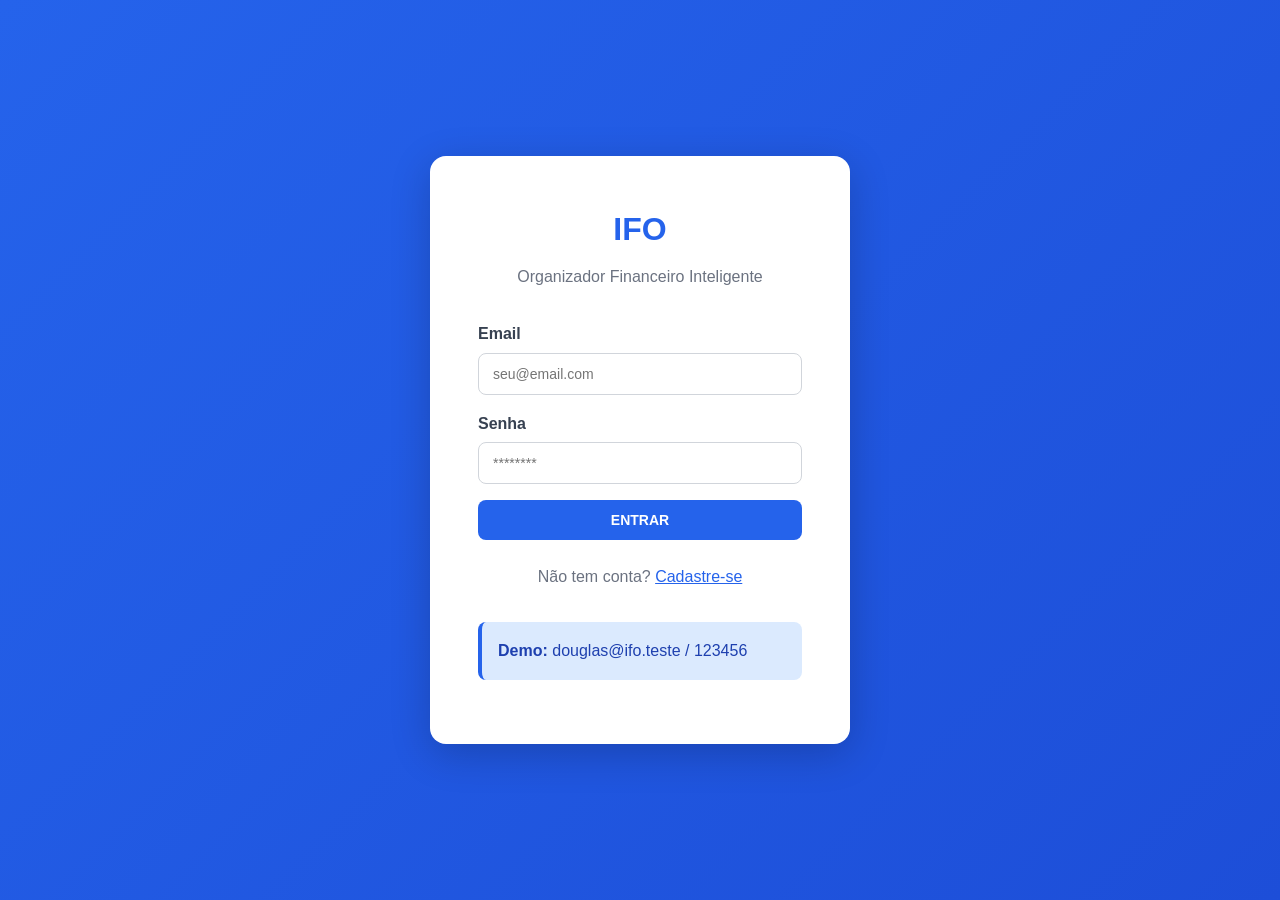
<file: frontend/index.html>
<!doctype html>
<html lang="pt-BR">
  <head>
    <meta charset="UTF-8" />
    <meta name="viewport" content="width=device-width, initial-scale=1.0" />
    <title>IFO - Login</title>
    <link rel="stylesheet" href="../frontend/CSS/estilo.css" />
  </head>
  <body>
    <div class="login-container">
      <div class="login-box">
        <h1>IFO</h1>
        <p>Organizador Financeiro Inteligente</p>

        <form id="form-login">
          <div class="form-group">
            <label for="email">Email</label>
            <input
              type="email"
              id="email"
              class="form-control"
              placeholder="seu@email.com"
              required
            />
          </div>

          <div class="form-group">
            <label for="senha">Senha</label>
            <input
              type="password"
              id="senha"
              class="form-control"
              placeholder="********"
              required
            />
          </div>

          <button type="submit" class="btn btn-primary" style="width: 100%">
            ENTRAR
          </button>
        </form>

        <p class="mt-3 text-center">
          Não tem conta?
          <a href="cadastro.html" style="color: #2563eb">Cadastre-se</a>
        </p>

        <div class="alert alert-info mt-3">
          <strong>Demo:</strong> douglas@ifo.teste / 123456
        </div>
      </div>
    </div>

    <script src="../frontend/js/app.js"></script>
    <script>
      document
        .getElementById("form-login")
        .addEventListener("submit", function (e) {
          e.preventDefault();
          // Simula login - na Sprint 2 será integrado com backend
          window.location.href = "dashboard.html";
        });
    </script>
  </body>
</html>
</file>
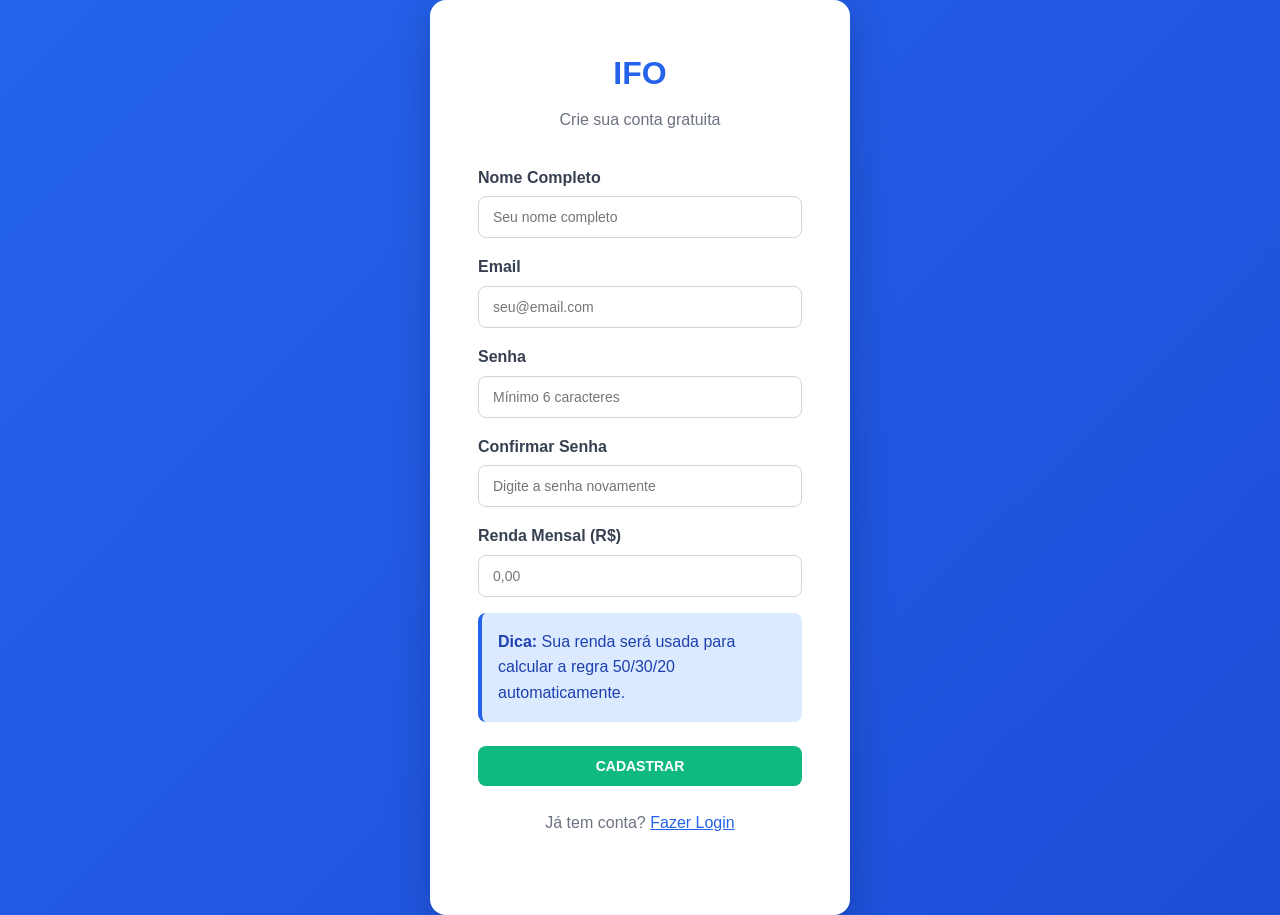
<file: frontend/cadastro.html>
<!doctype html>
<html lang="pt-BR">
  <head>
    <meta charset="UTF-8" />
    <meta name="viewport" content="width=device-width, initial-scale=1.0" />
    <title>IFO - Cadastro</title>
    <link rel="stylesheet" href="../frontend/CSS/estilo.css" />
  </head>
  <body>
    <div class="login-container">
      <div class="login-box">
        <h1>IFO</h1>
        <p>Crie sua conta gratuita</p>

        <form id="form-cadastro">
          <div class="form-group">
            <label for="nome">Nome Completo</label>
            <input
              type="text"
              id="nome"
              class="form-control"
              placeholder="Seu nome completo"
              required
            />
          </div>

          <div class="form-group">
            <label for="email">Email</label>
            <input
              type="email"
              id="email"
              class="form-control"
              placeholder="seu@email.com"
              required
            />
          </div>

          <div class="form-group">
            <label for="senha">Senha</label>
            <input
              type="password"
              id="senha"
              class="form-control"
              placeholder="Mínimo 6 caracteres"
              minlength="6"
              required
            />
          </div>

          <div class="form-group">
            <label for="confirmar-senha">Confirmar Senha</label>
            <input
              type="password"
              id="confirmar-senha"
              class="form-control"
              placeholder="Digite a senha novamente"
              required
            />
          </div>

          <div class="form-group">
            <label for="renda">Renda Mensal (R$)</label>
            <input
              type="number"
              id="renda"
              class="form-control"
              placeholder="0,00"
              step="0.01"
              min="0"
              required
            />
          </div>

          <div class="alert alert-info mb-3">
            <strong>Dica:</strong> Sua renda será usada para calcular a regra
            50/30/20 automaticamente.
          </div>

          <button type="submit" class="btn btn-success" style="width: 100%">
            CADASTRAR
          </button>
        </form>

        <p class="mt-3 text-center">
          Já tem conta?
          <a href="index.html" style="color: #2563eb">Fazer Login</a>
        </p>
      </div>
    </div>

    <script src="../frontend/js/app.js"></script>
    <script>
      // Validação e submit do formulário de cadastro
      document
        .getElementById("form-cadastro")
        .addEventListener("submit", function (e) {
          e.preventDefault();

          // Pegar valores dos campos
          const nome = document.getElementById("nome").value;
          const email = document.getElementById("email").value;
          const senha = document.getElementById("senha").value;
          const confirmarSenha =
            document.getElementById("confirmar-senha").value;
          const renda = parseFloat(document.getElementById("renda").value);

          // Validações
          if (senha.length < 6) {
            alert("A senha deve ter pelo menos 6 caracteres!");
            return;
          }

          if (senha !== confirmarSenha) {
            alert("As senhas não coincidem!");
            return;
          }

          if (renda <= 0) {
            alert("Por favor, informe sua renda mensal!");
            return;
          }

          // Simular cadastro (na Sprint 3 será integrado com backend)
          const novoUsuario = {
            id: Date.now(), // ID temporário
            nome: nome,
            email: email,
            senha: senha, // Na Sprint 3: bcrypt.hash(senha)
            rendaMensal: renda,
          };

          // Salvar no localStorage (simulando banco de dados)
          localStorage.setItem("usuarioCadastro", JSON.stringify(novoUsuario));

          // Mensagem de sucesso
          alert(
            `Cadastro teste realizado com sucesso!\n\nBem-vindo, ${nome}!\n\nNa Sprint 3, isso será integrado ao backend Java/Spring.`,
          );

          // Redirecionar para login
          window.location.href = "index.html";
        });
    </script>
  </body>
</html>
</file>
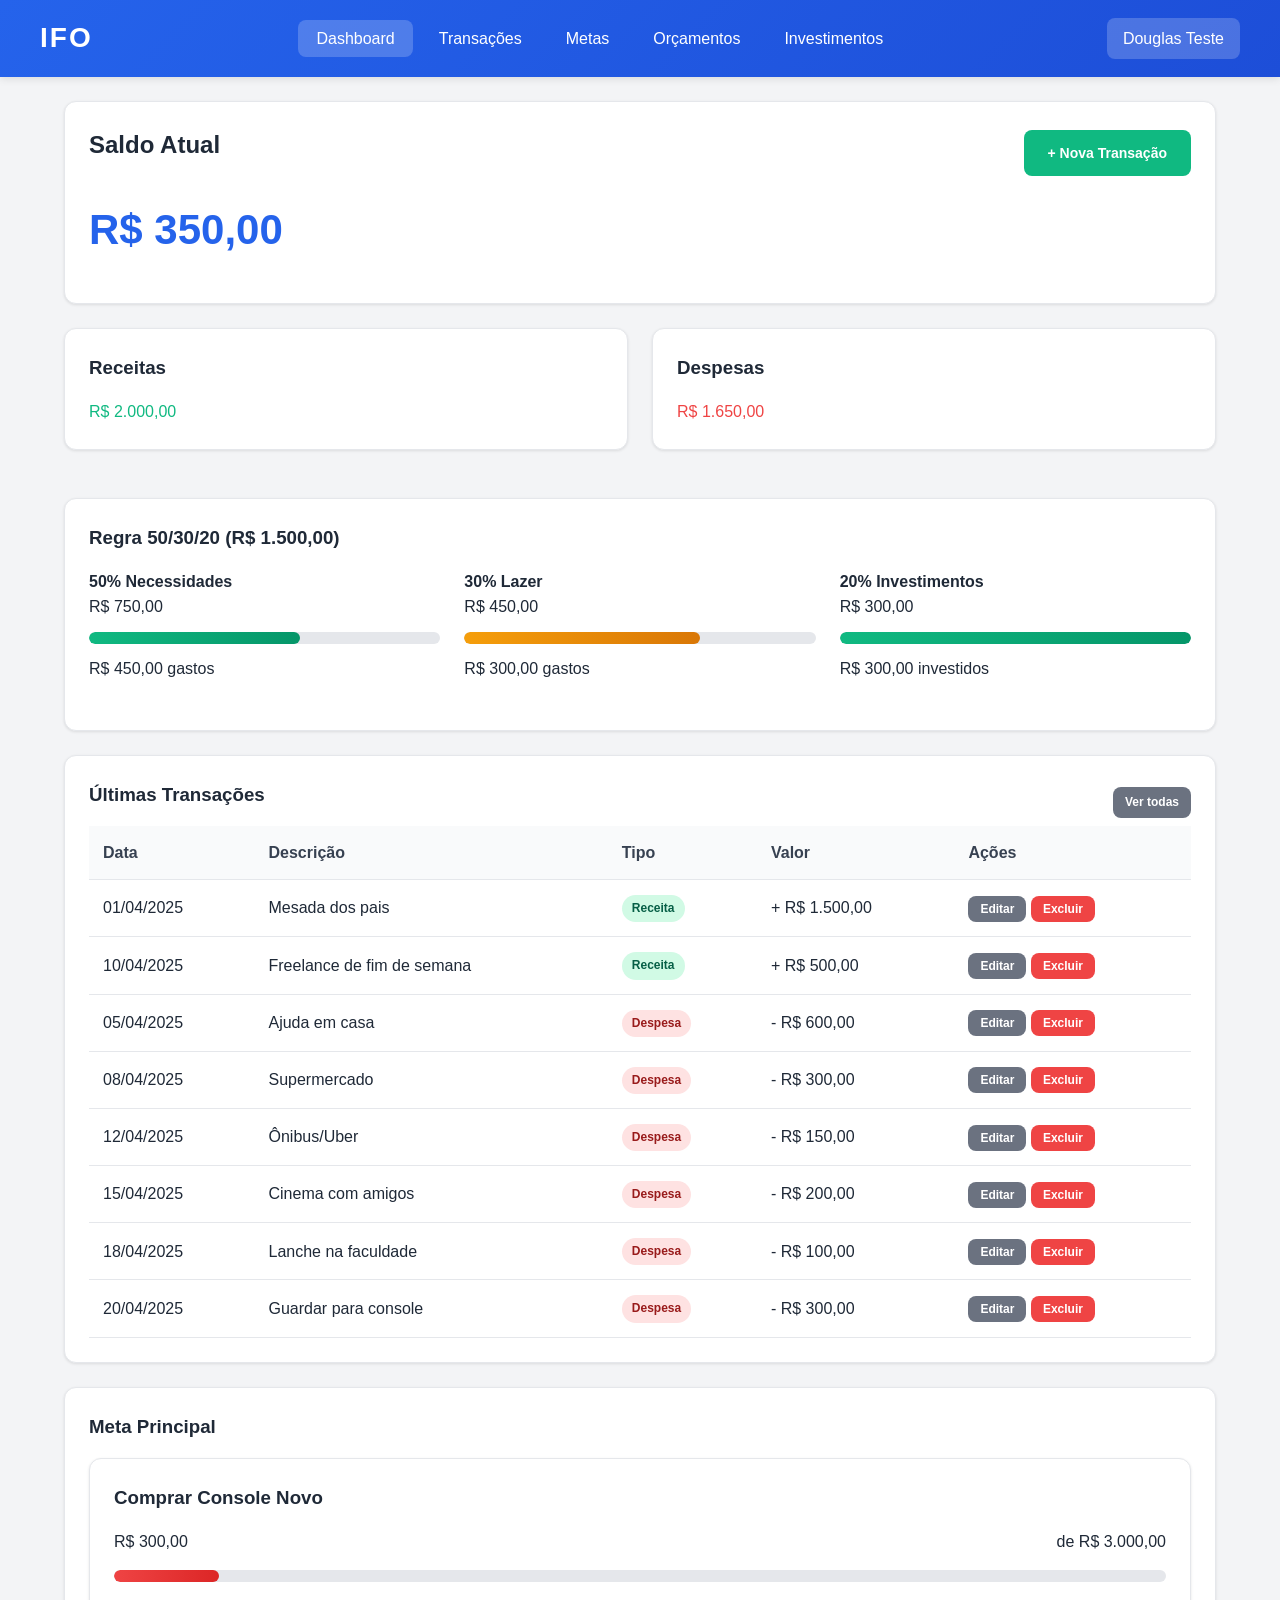
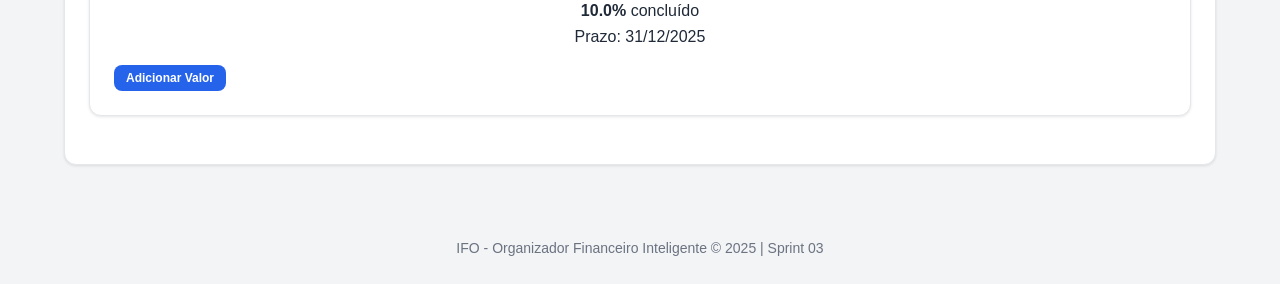
<file: frontend/dashboard.html>
<!doctype html>
<html lang="pt-BR">
  <head>
    <meta charset="UTF-8" />
    <meta name="viewport" content="width=device-width, initial-scale=1.0" />
    <title>IFO - Dashboard</title>
    <link rel="stylesheet" href="../frontend/CSS/estilo.css" />
  </head>
  <body>
    <header class="header">
      <nav class="navbar">
        <div class="logo">IFO</div>
        <ul class="menu">
          <li><a href="dashboard.html" class="ativo">Dashboard</a></li>
          <li><a href="transacoes.html">Transações</a></li>
          <li><a href="metas.html">Metas</a></li>
          <li><a href="orcamentos.html">Orçamentos</a></li>
          <li><a href="investimentos.html">Investimentos</a></li>
        </ul>
        <div class="usuario" id="nome-usuario">Douglas</div>
      </nav>
    </header>

    <main class="container">
      <!-- SALDO -->
      <section class="card saldo">
        <div class="flex">
          <h2>Saldo Atual</h2>
          <a href="transacoes.html" class="btn btn-success">+ Nova Transação</a>
        </div>
        <p class="valor" id="saldo">R$ 0,00</p>
      </section>

      <!-- RESUMO RECEITAS/DESPESAS -->
      <section class="grid-2">
        <div class="card receita">
          <h3>Receitas</h3>
          <p class="valor" id="total-receitas">R$ 0,00</p>
        </div>
        <div class="card despesa">
          <h3>Despesas</h3>
          <p class="valor" id="total-despesas">R$ 0,00</p>
        </div>
      </section>

      <!-- REGRAS 50/30/20 -->
      <section class="card">
        <h3>Regra 50/30/20 (R$ 1.500,00)</h3>
        <div class="grid-3">
          <div>
            <p><strong>50% Necessidades</strong></p>
            <p class="despesa">R$ 750,00</p>
            <div class="progress-container">
              <div class="progress-bar progress-green" style="width: 60%"></div>
            </div>
            <p class="text-muted">R$ 450,00 gastos</p>
          </div>
          <div>
            <p><strong>30% Lazer</strong></p>
            <p class="despesa">R$ 450,00</p>
            <div class="progress-container">
              <div
                class="progress-bar progress-yellow"
                style="width: 67%"
              ></div>
            </div>
            <p class="text-muted">R$ 300,00 gastos</p>
          </div>
          <div>
            <p><strong>20% Investimentos</strong></p>
            <p class="receita">R$ 300,00</p>
            <div class="progress-container">
              <div
                class="progress-bar progress-green"
                style="width: 100%"
              ></div>
            </div>
            <p class="text-muted">R$ 300,00 investidos</p>
          </div>
        </div>
      </section>

      <!-- ÚLTIMAS TRANSAÇÕES -->
      <section class="card">
        <div class="flex">
          <h3>Últimas Transações</h3>
          <a href="transacoes.html" class="btn btn-secondary btn-sm"
            >Ver todas</a
          >
        </div>
        <table class="table">
          <thead>
            <tr>
              <th>Data</th>
              <th>Descrição</th>
              <th>Tipo</th>
              <th>Valor</th>
              <th>Ações</th>
            </tr>
          </thead>
          <tbody id="tabela-transacoes">
            <!-- Preenchido via JavaScript -->
          </tbody>
        </table>
      </section>

      <!-- META PRINCIPAL -->
      <section class="card">
        <h3>Meta Principal</h3>
        <div id="lista-metas">
          <!-- Preenchido via JavaScript -->
        </div>
      </section>
    </main>

    <footer class="footer">
      <p>IFO - Organizador Financeiro Inteligente © 2025 | Sprint 03</p>
    </footer>

    <script src="../frontend/js/app.js"></script>
  </body>
</html>
</file>
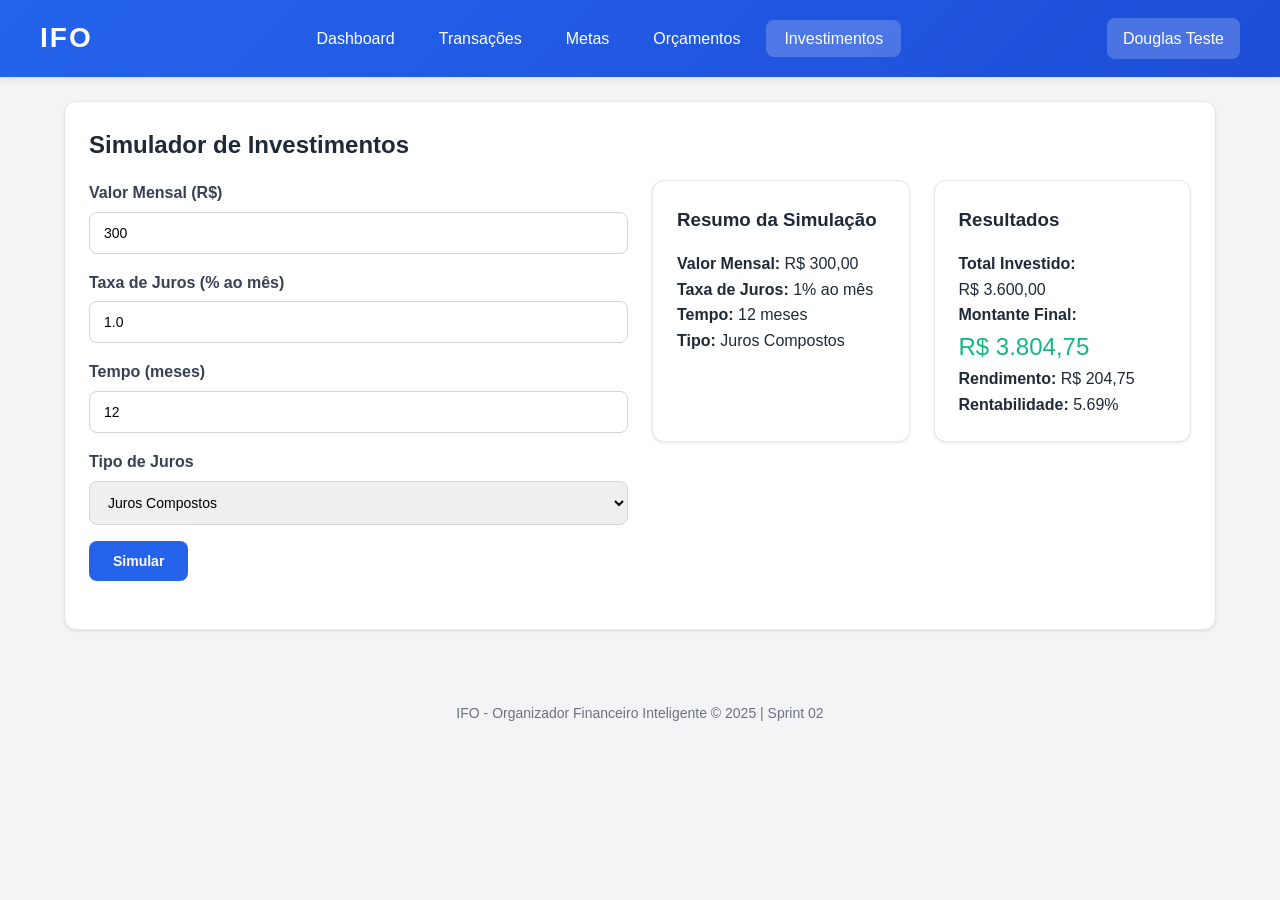
<file: frontend/investimentos.html>
<!doctype html>
<html lang="pt-BR">
  <head>
    <meta charset="UTF-8" />
    <meta name="viewport" content="width=device-width, initial-scale=1.0" />
    <title>IFO - Investimentos</title>
    <link rel="stylesheet" href="../frontend/CSS/estilo.css" />
  </head>
  <body>
    <header class="header">
      <nav class="navbar">
        <div class="logo">IFO</div>
        <ul class="menu">
          <li><a href="dashboard.html">Dashboard</a></li>
          <li><a href="transacoes.html">Transações</a></li>
          <li><a href="metas.html">Metas</a></li>
          <li><a href="orcamentos.html">Orçamentos</a></li>
          <li><a href="investimentos.html" class="ativo">Investimentos</a></li>
        </ul>
        <div class="usuario" id="nome-usuario">Douglas</div>
      </nav>
    </header>

    <main class="container">
      <section class="card">
        <h2>Simulador de Investimentos</h2>

        <div class="grid-2 mb-3">
          <div>
            <div class="form-group">
              <label>Valor Mensal (R$)</label>
              <input
                type="number"
                id="valor-mensal"
                class="form-control"
                value="300"
              />
            </div>
            <div class="form-group">
              <label>Taxa de Juros (% ao mês)</label>
              <input
                type="number"
                id="taxa-juros"
                class="form-control"
                value="1.0"
                step="0.1"
              />
            </div>
            <div class="form-group">
              <label>Tempo (meses)</label>
              <input
                type="number"
                id="tempo-meses"
                class="form-control"
                value="12"
              />
            </div>
            <div class="form-group">
              <label>Tipo de Juros</label>
              <select id="tipo-juros" class="form-control">
                <option value="COMPOSTO">Juros Compostos</option>
                <option value="SIMPLES">Juros Simples</option>
              </select>
            </div>
            <button
              class="btn btn-primary"
              onclick="
                alert(
                  'Funcionalidade será implementada com backend na Sprint 3!',
                )
              "
            >
              Simular
            </button>
          </div>

          <div id="resultado-investimento">
            <!-- Preenchido via JavaScript -->
          </div>
        </div>
      </section>
    </main>

    <footer class="footer">
      <p>IFO - Organizador Financeiro Inteligente © 2025 | Sprint 02</p>
    </footer>

    <script src="../frontend/js/app.js"></script>
  </body>
</html>
</file>
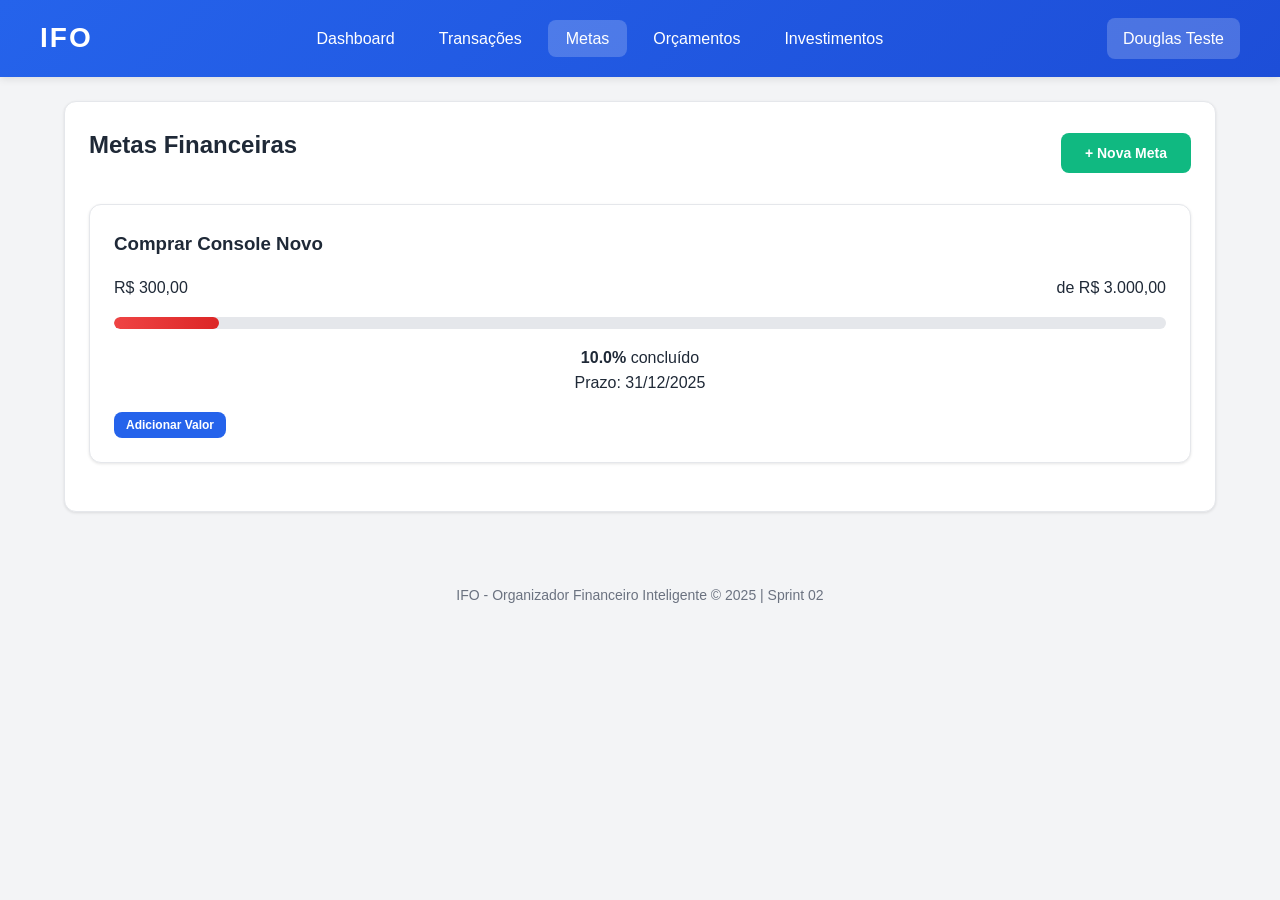
<file: frontend/metas.html>
<!doctype html>
<html lang="pt-BR">
  <head>
    <meta charset="UTF-8" />
    <meta name="viewport" content="width=device-width, initial-scale=1.0" />
    <title>IFO - Metas</title>
    <link rel="stylesheet" href="../frontend/CSS/estilo.css" />
  </head>
  <body>
    <header class="header">
      <nav class="navbar">
        <div class="logo">IFO</div>
        <ul class="menu">
          <li><a href="dashboard.html">Dashboard</a></li>
          <li><a href="transacoes.html">Transações</a></li>
          <li><a href="metas.html" class="ativo">Metas</a></li>
          <li><a href="orcamentos.html">Orçamentos</a></li>
          <li><a href="investimentos.html">Investimentos</a></li>
        </ul>
        <div class="usuario" id="nome-usuario">Douglas</div>
      </nav>
    </header>

    <main class="container">
      <section class="card">
        <div class="flex mb-3">
          <h2>Metas Financeiras</h2>
          <button
            class="btn btn-success"
            onclick="
              alert('Funcionalidade será implementada com backend na Sprint 3!')
            "
          >
            + Nova Meta
          </button>
        </div>

        <div id="lista-metas">
          <!-- Preenchido via JavaScript -->
        </div>
      </section>
    </main>

    <footer class="footer">
      <p>IFO - Organizador Financeiro Inteligente © 2025 | Sprint 02</p>
    </footer>

    <script src="../frontend/js/app.js"></script>
  </body>
</html>
</file>
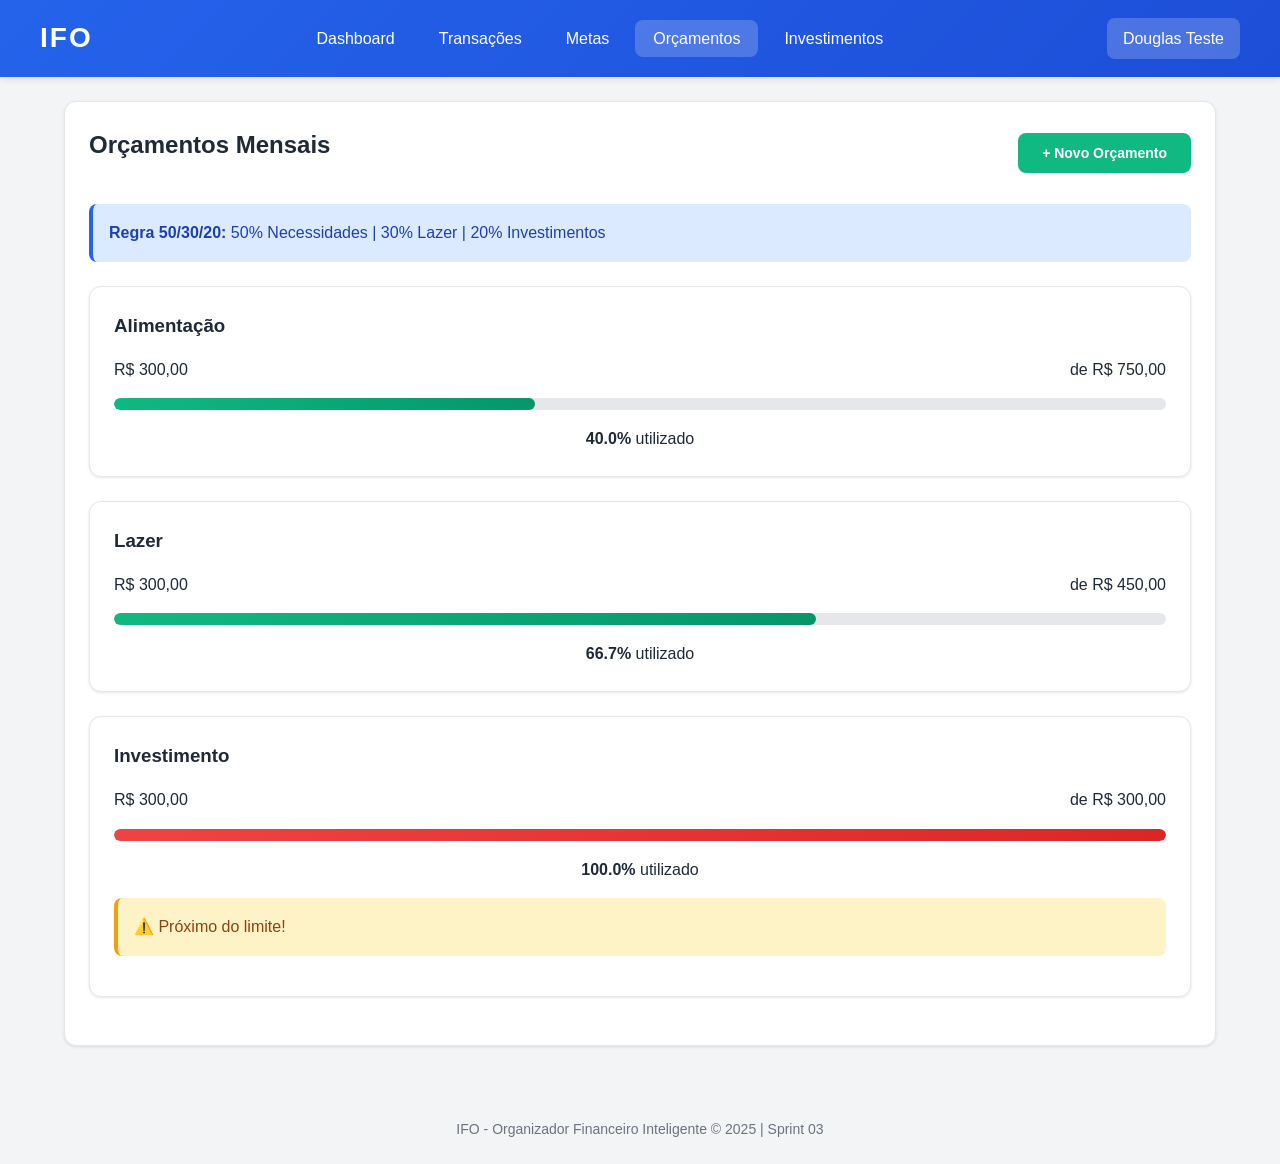
<file: frontend/orcamentos.html>
<!doctype html>
<html lang="pt-BR">
  <head>
    <meta charset="UTF-8" />
    <meta name="viewport" content="width=device-width, initial-scale=1.0" />
    <title>IFO - Orçamentos</title>
    <link rel="stylesheet" href="../frontend/CSS/estilo.css" />
  </head>
  <body>
    <header class="header">
      <nav class="navbar">
        <div class="logo">IFO</div>
        <ul class="menu">
          <li><a href="dashboard.html">Dashboard</a></li>
          <li><a href="transacoes.html">Transações</a></li>
          <li><a href="metas.html">Metas</a></li>
          <li><a href="orcamentos.html" class="ativo">Orçamentos</a></li>
          <li><a href="investimentos.html">Investimentos</a></li>
        </ul>
        <div class="usuario" id="nome-usuario">Douglas</div>
      </nav>
    </header>

    <main class="container">
      <section class="card">
        <div class="flex mb-3">
          <h2>Orçamentos Mensais</h2>
          <button
            class="btn btn-success"
            onclick="
              alert('Funcionalidade será implementada com backend na Sprint 3!')
            "
          >
            + Novo Orçamento
          </button>
        </div>

        <div class="alert alert-info mb-3">
          <strong>Regra 50/30/20:</strong> 50% Necessidades | 30% Lazer | 20%
          Investimentos
        </div>

        <div id="lista-orcamentos">
          <!-- Preenchido via JavaScript -->
        </div>
      </section>
    </main>

    <footer class="footer">
      <p>IFO - Organizador Financeiro Inteligente © 2025 | Sprint 03</p>
    </footer>

    <script src="../frontend/js/app.js"></script>
  </body>
</html>
</file>
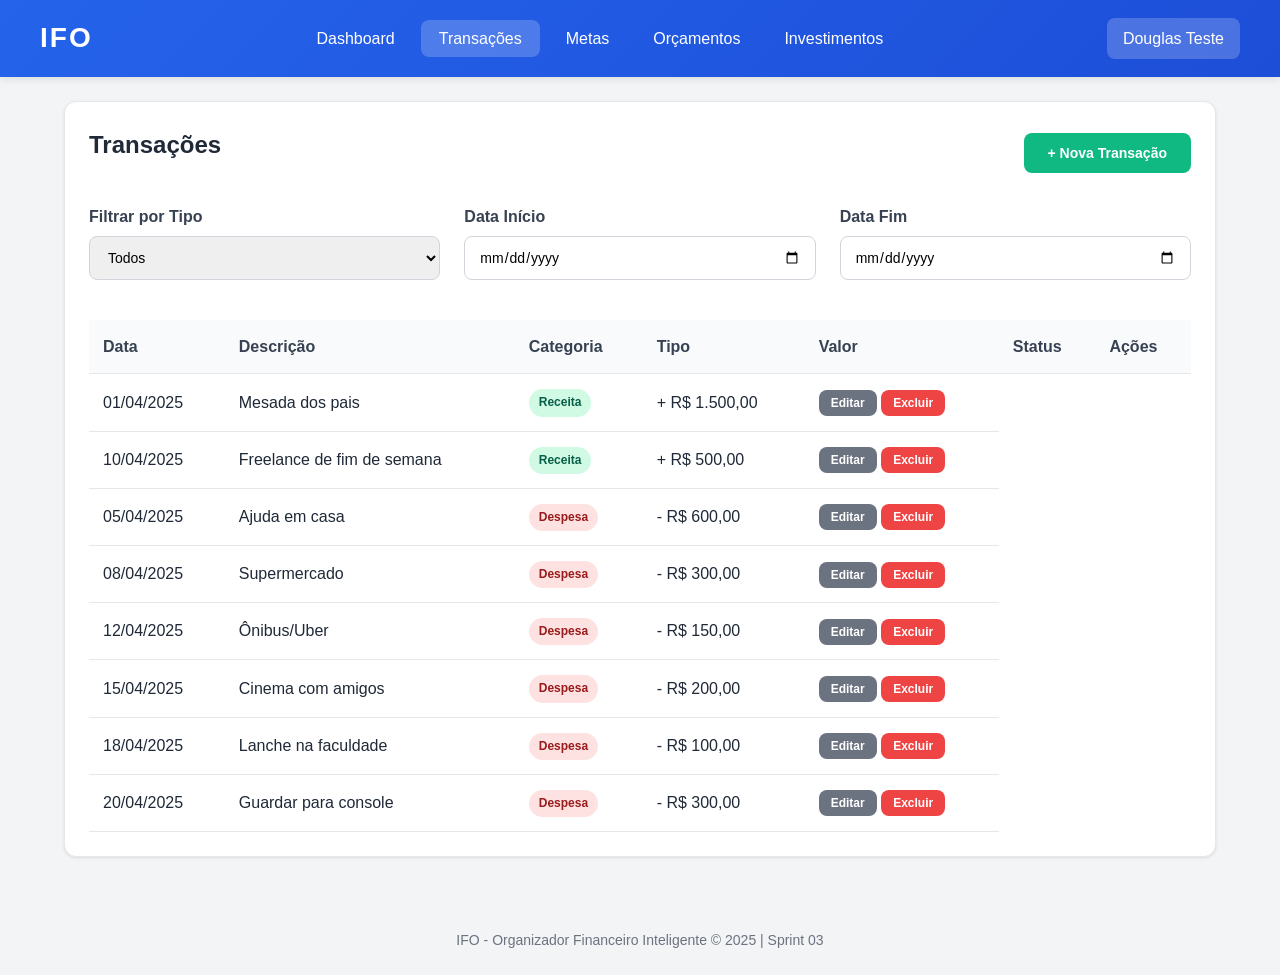
<file: frontend/transacoes.html>
<!doctype html>
<html lang="pt-BR">
  <head>
    <meta charset="UTF-8" />
    <meta name="viewport" content="width=device-width, initial-scale=1.0" />
    <title>IFO - Transações</title>
    <link rel="stylesheet" href="../frontend/CSS/estilo.css" />
  </head>
  <body>
    <header class="header">
      <nav class="navbar">
        <div class="logo">IFO</div>
        <ul class="menu">
          <li><a href="dashboard.html">Dashboard</a></li>
          <li><a href="transacoes.html" class="ativo">Transações</a></li>
          <li><a href="metas.html">Metas</a></li>
          <li><a href="orcamentos.html">Orçamentos</a></li>
          <li><a href="investimentos.html">Investimentos</a></li>
        </ul>
        <div class="usuario" id="nome-usuario">Douglas</div>
      </nav>
    </header>

    <main class="container">
      <section class="card">
        <div class="flex mb-3">
          <h2>Transações</h2>
          <button
            class="btn btn-success"
            onclick="
              alert('Funcionalidade será implementada com backend na Sprint 3!')
            "
          >
            + Nova Transação
          </button>
        </div>

        <div class="grid-3 mb-3">
          <div class="form-group">
            <label>Filtrar por Tipo</label>
            <select class="form-control">
              <option>Todos</option>
              <option>Receitas</option>
              <option>Despesas</option>
            </select>
          </div>
          <div class="form-group">
            <label>Data Início</label>
            <input type="date" class="form-control" />
          </div>
          <div class="form-group">
            <label>Data Fim</label>
            <input type="date" class="form-control" />
          </div>
        </div>

        <table class="table">
          <thead>
            <tr>
              <th>Data</th>
              <th>Descrição</th>
              <th>Categoria</th>
              <th>Tipo</th>
              <th>Valor</th>
              <th>Status</th>
              <th>Ações</th>
            </tr>
          </thead>
          <tbody id="tabela-transacoes">
            <!-- Preenchido via JavaScript -->
          </tbody>
        </table>
      </section>
    </main>

    <footer class="footer">
      <p>IFO - Organizador Financeiro Inteligente © 2025 | Sprint 03</p>
    </footer>

    <script src="../frontend/js/app.js"></script>
  </body>
</html>
</file>
<file: frontend/CSS/estilo.css>
/* ============================================
   IFO - Estilos Globais
   ============================================ */

* {
    margin: 0;
    padding: 0;
    box-sizing: border-box;
    font-family: 'Segoe UI', Tahoma, Geneva, Verdana, sans-serif;
}

body {
    background-color: #F3F4F6;
    color: #1F2937;
    line-height: 1.6;
}

/* ============================================
   HEADER / NAVEGAÇÃO
   ============================================ */

.header {
    background: linear-gradient(135deg, #2563EB 0%, #1D4ED8 100%);
    color: white;
    padding: 16px 24px;
    box-shadow: 0 2px 8px rgba(0,0,0,0.1);
    position: sticky;
    top: 0;
    z-index: 100;
}

.navbar {
    display: flex;
    justify-content: space-between;
    align-items: center;
    max-width: 1200px;
    margin: 0 auto;
}

.logo {
    font-size: 28px;
    font-weight: bold;
    letter-spacing: 2px;
}

.menu {
    display: flex;
    list-style: none;
    gap: 8px;
}

.menu a {
    color: white;
    text-decoration: none;
    padding: 10px 18px;
    border-radius: 8px;
    transition: background 0.3s;
    font-weight: 500;
}

.menu a:hover,
.menu a.ativo {
    background-color: rgba(255,255,255,0.2);
}

.usuario {
    background: rgba(255,255,255,0.2);
    padding: 8px 16px;
    border-radius: 8px;
    cursor: pointer;
}

/* ============================================
   CONTAINER PRINCIPAL
   ============================================ */

.container {
    max-width: 1200px;
    margin: 24px auto;
    padding: 0 24px;
}

/* ============================================
   CARDS / CONTAINERS
   ============================================ */

.card {
    background: white;
    border-radius: 12px;
    border: 1px solid #E5E7EB;
    box-shadow: 0 1px 3px rgba(0,0,0,0.1);
    padding: 24px;
    margin-bottom: 24px;
}

.card h2,
.card h3 {
    margin-bottom: 16px;
    color: #1F2937;
}

/* ============================================
   GRID LAYOUTS
   ============================================ */

.grid-2 {
    display: grid;
    grid-template-columns: repeat(2, 1fr);
    gap: 24px;
    margin-bottom: 24px;
}

.grid-3 {
    display: grid;
    grid-template-columns: repeat(3, 1fr);
    gap: 24px;
    margin-bottom: 24px;
}

@media (max-width: 768px) {
    .grid-2,
    .grid-3 {
        grid-template-columns: 1fr;
    }
}

/* ============================================
   SALDO E VALORES
   ============================================ */

.saldo .valor {
    font-size: 42px;
    font-weight: bold;
    color: #2563EB;
    margin: 16px 0;
}

.receita .valor {
    color: #10B981;
}

.despesa .valor {
    color: #EF4444;
}

/* ============================================
   BOTÕES
   ============================================ */

.btn {
    padding: 12px 24px;
    border-radius: 8px;
    border: none;
    cursor: pointer;
    font-weight: 600;
    font-size: 14px;
    transition: all 0.3s;
    display: inline-block;
    text-decoration: none;
}

.btn-primary {
    background-color: #2563EB;
    color: white;
}

.btn-primary:hover {
    background-color: #1D4ED8;
}

.btn-success {
    background-color: #10B981;
    color: white;
}

.btn-success:hover {
    background-color: #059669;
}

.btn-danger {
    background-color: #EF4444;
    color: white;
}

.btn-danger:hover {
    background-color: #DC2626;
}

.btn-secondary {
    background-color: #6B7280;
    color: white;
}

.btn-secondary:hover {
    background-color: #4B5563;
}

.btn-sm {
    padding: 6px 12px;
    font-size: 12px;
}

/* ============================================
   FORMULÁRIOS
   ============================================ */

.form-group {
    margin-bottom: 16px;
}

.form-group label {
    display: block;
    margin-bottom: 6px;
    font-weight: 600;
    color: #374151;
}

.form-control {
    width: 100%;
    padding: 12px 14px;
    border: 1px solid #D1D5DB;
    border-radius: 8px;
    font-size: 14px;
    transition: border-color 0.3s;
}

.form-control:focus {
    outline: none;
    border-color: #2563EB;
    box-shadow: 0 0 0 3px rgba(37,99,235,0.1);
}

/* ============================================
   TABELAS
   ============================================ */

.table {
    width: 100%;
    border-collapse: collapse;
    background: white;
}

.table th,
.table td {
    padding: 14px;
    text-align: left;
    border-bottom: 1px solid #E5E7EB;
}

.table th {
    background-color: #F9FAFB;
    font-weight: 600;
    color: #374151;
}

.table tr:hover {
    background-color: #F9FAFB;
}

/* ============================================
   BADGES / ETIQUETAS
   ============================================ */

.badge {
    display: inline-block;
    padding: 4px 10px;
    border-radius: 20px;
    font-size: 12px;
    font-weight: 600;
}

.badge-receita {
    background-color: #D1FAE5;
    color: #065F46;
}

.badge-despesa {
    background-color: #FEE2E2;
    color: #991B1B;
}

.badge-success {
    background-color: #10B981;
    color: white;
}

.badge-warning {
    background-color: #F59E0B;
    color: white;
}

/* ============================================
   LOGIN PAGE
   ============================================ */

.login-container {
    display: flex;
    justify-content: center;
    align-items: center;
    min-height: 100vh;
    background: linear-gradient(135deg, #2563EB 0%, #1D4ED8 100%);
}

.login-box {
    background: white;
    padding: 48px;
    border-radius: 16px;
    box-shadow: 0 10px 40px rgba(0,0,0,0.2);
    width: 100%;
    max-width: 420px;
}

.login-box h1 {
    text-align: center;
    margin-bottom: 8px;
    color: #2563EB;
}

.login-box p {
    text-align: center;
    color: #6B7280;
    margin-bottom: 32px;
}

/* ============================================
   PROGRESS BARS
   ============================================ */

.progress-container {
    background-color: #E5E7EB;
    border-radius: 10px;
    height: 12px;
    overflow: hidden;
    margin: 12px 0;
}

.progress-bar {
    height: 100%;
    border-radius: 10px;
    transition: width 0.5s;
}

.progress-green {
    background: linear-gradient(90deg, #10B981, #059669);
}

.progress-yellow {
    background: linear-gradient(90deg, #F59E0B, #D97706);
}

.progress-red {
    background: linear-gradient(90deg, #EF4444, #DC2626);
}

.progress-blue {
    background: linear-gradient(90deg, #2563EB, #1D4ED8);
}

/* ============================================
   ALERTS
   ============================================ */

.alert {
    padding: 16px;
    border-radius: 8px;
    margin-bottom: 16px;
}

.alert-success {
    background-color: #D1FAE5;
    color: #065F46;
    border-left: 4px solid #10B981;
}

.alert-warning {
    background-color: #FEF3C7;
    color: #92400E;
    border-left: 4px solid #F59E0B;
}

.alert-danger {
    background-color: #FEE2E2;
    color: #991B1B;
    border-left: 4px solid #EF4444;
}

.alert-info {
    background-color: #DBEAFE;
    color: #1E40AF;
    border-left: 4px solid #2563EB;
}

/* ============================================
   FOOTER
   ============================================ */

.footer {
    text-align: center;
    padding: 24px;
    color: #6B7280;
    font-size: 14px;
    margin-top: 48px;
}

/* ============================================
   UTILITÁRIOS
   ============================================ */

.text-center {
    text-align: center;
}

.text-right {
    text-align: right;
}

.mt-1 { margin-top: 8px; }
.mt-2 { margin-top: 16px; }
.mt-3 { margin-top: 24px; }
.mb-1 { margin-bottom: 8px; }
.mb-2 { margin-bottom: 16px; }
.mb-3 { margin-bottom: 24px; }

.flex {
    display: flex;
    justify-content: space-between;
    align-items: center;
}

/* ============================================
   RESPONSIVO
   ============================================ */

@media (max-width: 768px) {
    .navbar {
        flex-direction: column;
        gap: 16px;
    }

    .menu {
        flex-wrap: wrap;
        justify-content: center;
    }

    .container {
        padding: 0 16px;
    }

    .card {
        padding: 16px;
    }

    .saldo .valor {
        font-size: 32px;
    }
}
</file>
